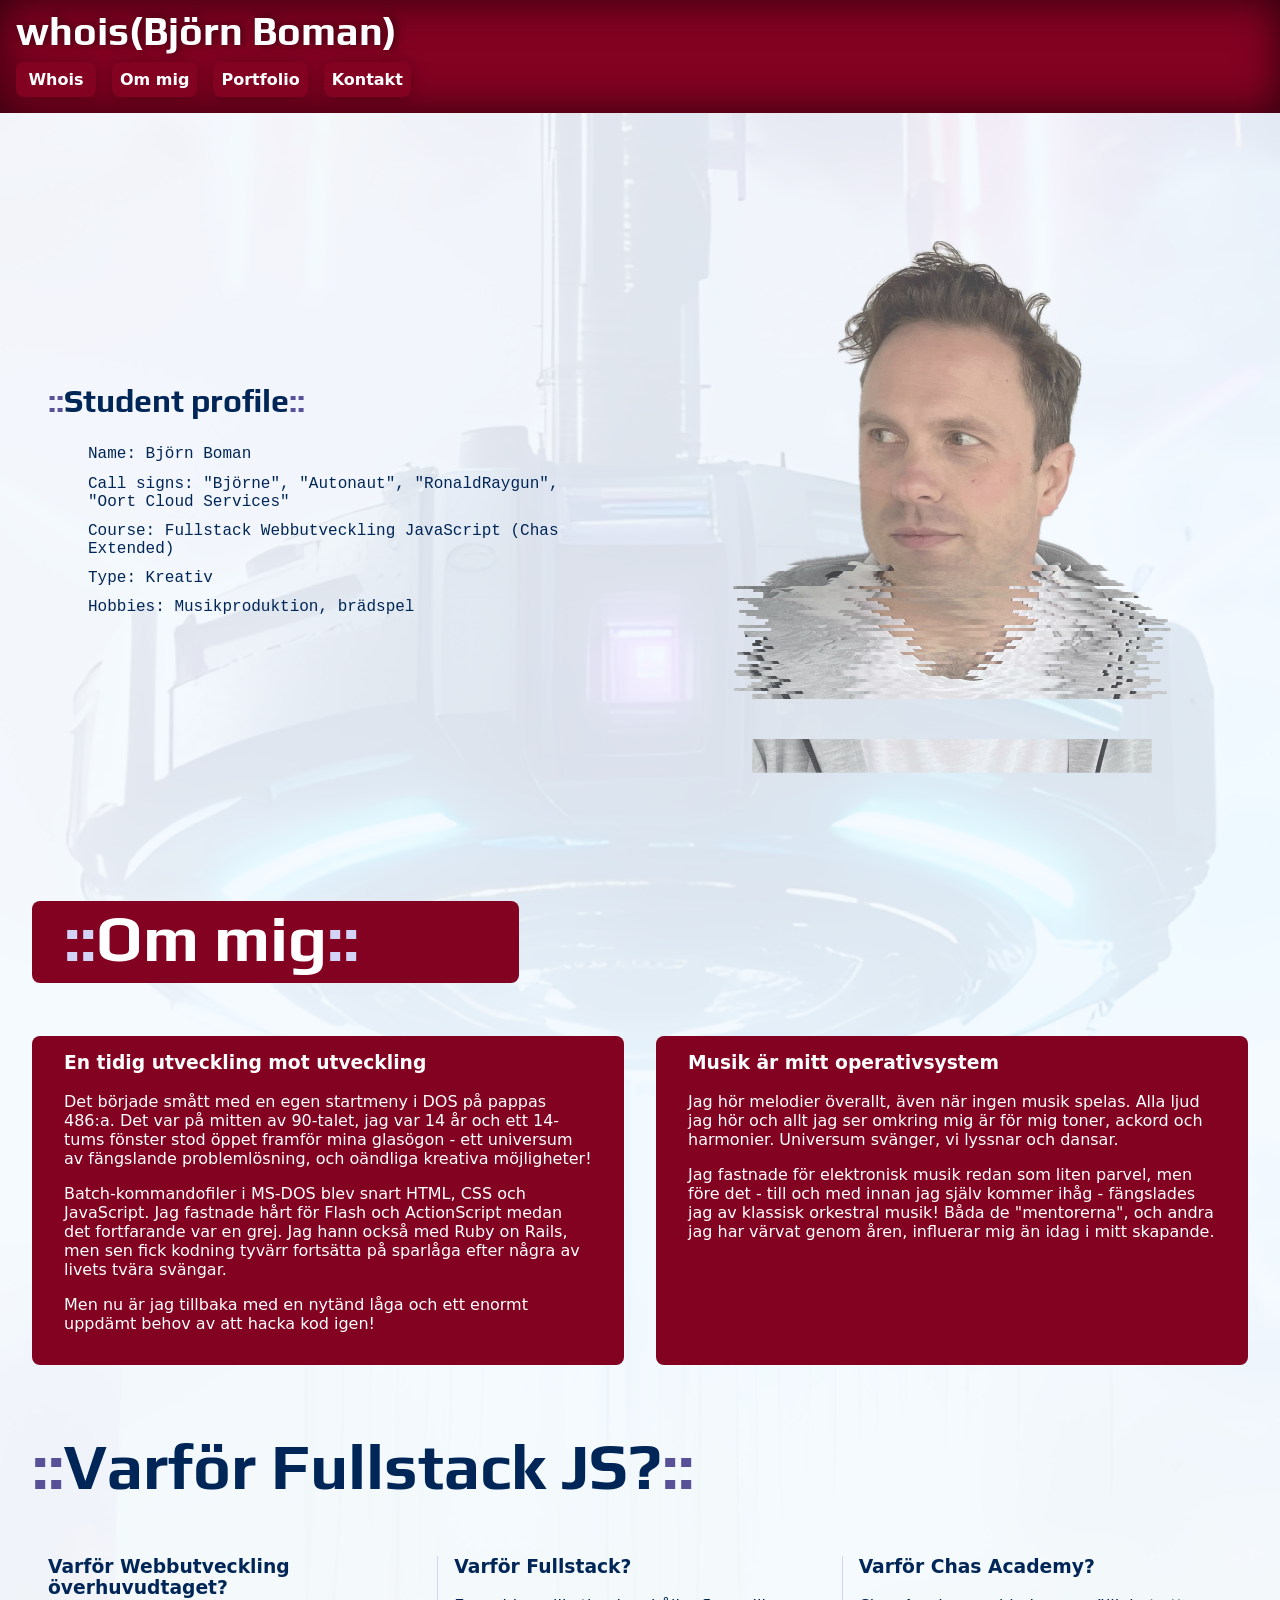
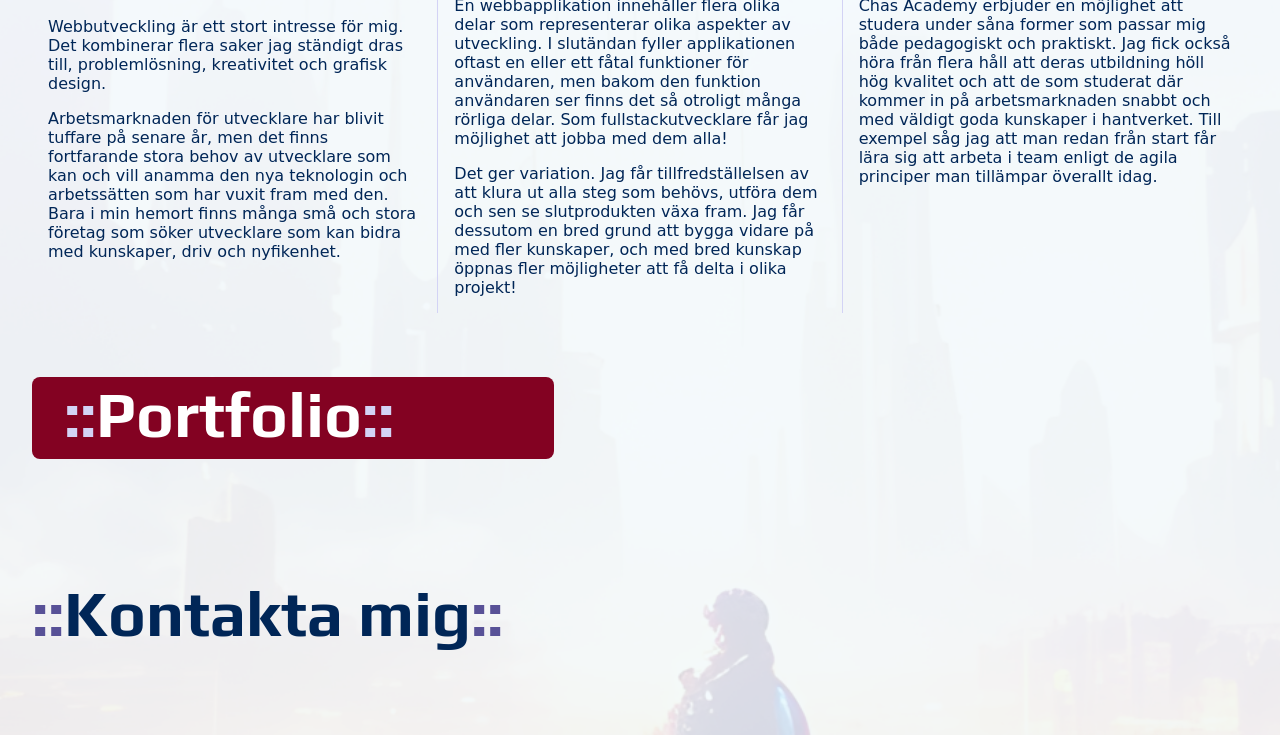
<file: index.html>
<!DOCTYPE html>
<html lang="sv">
  <head>
    <meta charset="UTF-8" />
    <meta name="viewport" content="width=device-width, initial-scale=1.0" />
    <link rel="stylesheet" href="index.css" />
    <link rel="preconnect" href="https://fonts.googleapis.com" />
    <link rel="preconnect" href="https://fonts.gstatic.com" crossorigin />
    <link
      href="https://fonts.googleapis.com/css2?family=Play:wght@400;700&display=swap"
      rel="stylesheet"
    />
    <script src="./glitchyImage.js" defer></script>
    <title>Whois Björn Boman?</title>
  </head>
  <body>
    <header>
      <h1>whois(Björn Boman)</h1>
      <nav>
        <li><a href="#">Whois</a></li>
        <li><a href="#about-section">Om mig</a></li>
        <li><a href="#portfolio-section">Portfolio</a></li>
        <li><a href="#contact-section">Kontakt</a></li>
      </nav>
    </header>
    
    <main>

      <section id="hero-section" class="two-col-layout">
        <article>
          <h2>Student profile</h2>
          <ul>
            <li>Name: Björn Boman</li>
            <li>
              Call signs: "Björne", "Autonaut", "RonaldRaygun", "Oort Cloud
              Services"
            </li>
            <li>Course: Fullstack Webbutveckling JavaScript (Chas Extended)</li>
            <li>Type: Kreativ</li>
            <li>Hobbies: Musikproduktion, brädspel</li>
          </ul>
        </article>
        <canvas id="glitchy-bjorn"></canvas>
        <!-- <img src="src/temp-bjorn.png" alt="Björn Boman" /> -->
      </section>

      <section id="about-section" class="dark-section">
        <h2>Om mig</h2>
        <wrapper class="two-col-layout">
          <article>
            <h3>En tidig utveckling mot utveckling</h3>
            <p>
              Det började smått med en egen startmeny i DOS på pappas 486:a. Det
              var på mitten av 90-talet, jag var 14 år och ett 14-tums fönster
              stod öppet framför mina glasögon - ett universum av fängslande
              problemlösning, och oändliga kreativa möjligheter!
            </p>
            <p>
              Batch-kommandofiler i MS-DOS blev snart HTML, CSS och JavaScript.
              Jag fastnade hårt för Flash och ActionScript medan det fortfarande
              var en grej. Jag hann också med Ruby on Rails, men sen fick
              kodning tyvärr fortsätta på sparlåga efter några av livets tvära
              svängar.
            </p>
            <p>
              Men nu är jag tillbaka med en nytänd låga och ett enormt uppdämt
              behov av att hacka kod igen!
            </p>
          </article>
          <article>
            <h3>Musik är mitt operativsystem</h3>
            <p>
              Jag hör melodier överallt, även när ingen musik spelas. Alla ljud
              jag hör och allt jag ser omkring mig är för mig toner, ackord och
              harmonier. Universum svänger, vi lyssnar och dansar.
            </p>
            <p>
              Jag fastnade för elektronisk musik redan som liten parvel, men
              före det - till och med innan jag själv kommer ihåg - fängslades jag
              av klassisk orkestral musik! Båda de "mentorerna", och andra jag
              har värvat genom åren, influerar mig än idag i mitt skapande.
            </p>
          </article>
        </wrapper>
      </section>

      <section id="why-section">
        <h2>Varför Fullstack JS?</h2>
        <wrapper class="three-col-layout">
          <article>
            <h3>Varför Webbutveckling överhuvudtaget?</h3>
            <p>Webbutveckling är ett stort intresse för mig. Det kombinerar flera saker jag ständigt dras till, problemlösning,
              kreativitet och grafisk design. </p>
            <p>Arbetsmarknaden för utvecklare har blivit tuffare på senare år, men det finns fortfarande stora behov av utvecklare
              som kan och vill anamma den nya teknologin och arbetssätten som har vuxit fram med den. Bara i min hemort finns många
              små och stora företag som söker utvecklare som kan bidra med kunskaper, driv och nyfikenhet.</p>
          </article>
          <article class="middle-column">
            <h3>Varför Fullstack?</h3>
            <p>En webbapplikation innehåller flera olika delar som representerar olika
              aspekter av utveckling. I slutändan fyller applikationen oftast en eller ett fåtal funktioner för användaren, men
              bakom den funktion användaren ser finns det så otroligt många rörliga delar. Som fullstackutvecklare får jag
              möjlighet att jobba med dem alla! </p>
            <p>Det ger variation. Jag får tillfredställelsen av att klura ut alla steg som behövs, utföra dem och sen se
              slutprodukten växa fram. Jag får dessutom en bred grund att bygga vidare på med fler kunskaper, och med bred kunskap
              öppnas fler möjligheter att få delta i olika projekt!</p>
          </article>
          <article>
            <h3>Varför Chas Academy?</h3>
            <p>Chas Academy erbjuder en möjlighet att studera under såna former som passar mig både pedagogiskt och praktiskt. Jag
              fick också höra från flera håll att deras utbildning höll hög kvalitet och att de som studerat där kommer in på
              arbetsmarknaden snabbt och med väldigt goda kunskaper i hantverket. Till exempel såg jag att man redan från start får
              lära sig att arbeta i team enligt de agila principer man tillämpar överallt idag.</p>
          </article>
        </wrapper>
      </section>

      <section id="portfolio-section" class="dark-section">
        <h2>Portfolio</h2>
      </section>

      <section id="contact-section">
        <h2>Kontakta mig</h2>
      </section>
    </main>
  </body>
</html>
</file>
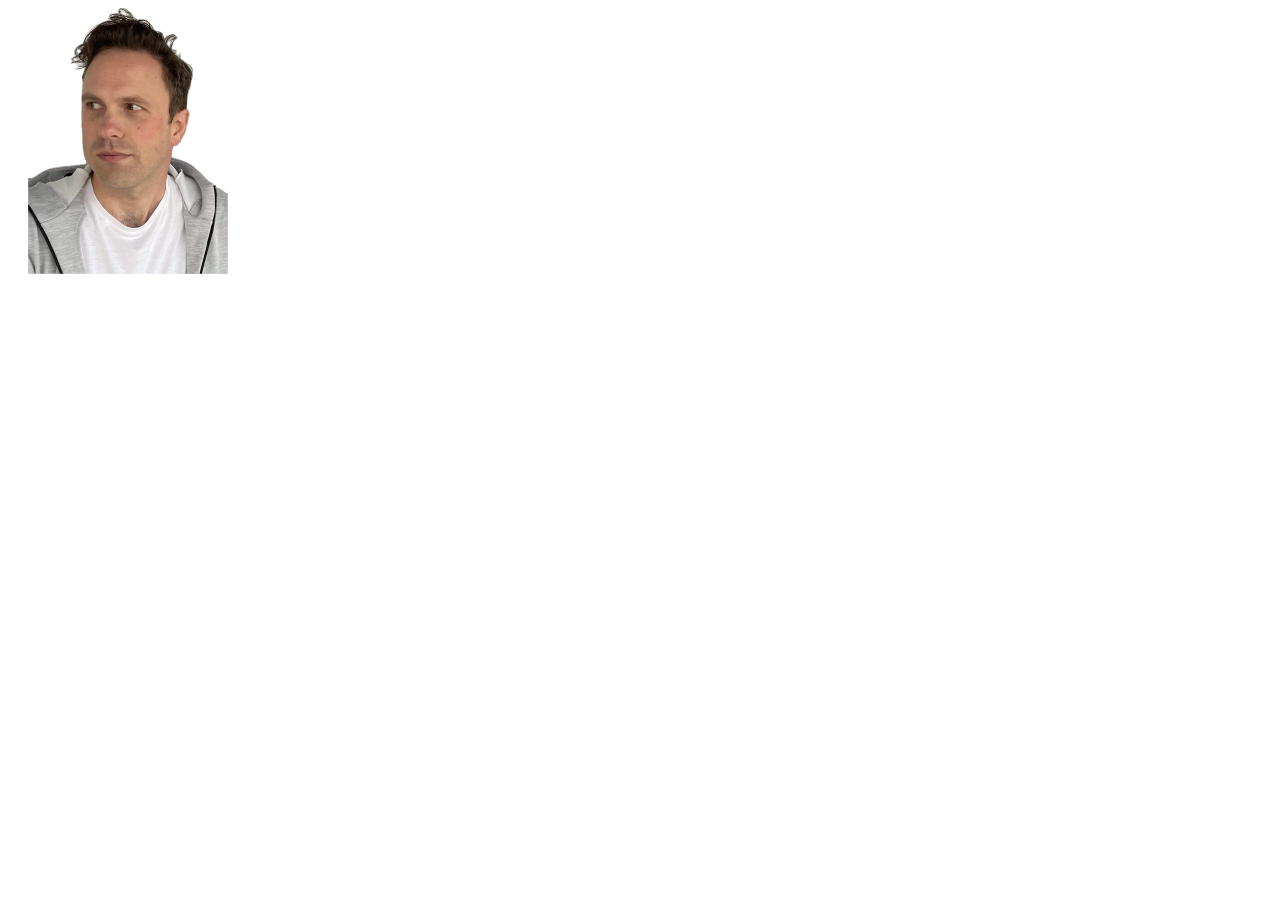
<file: glitchy-image-test.html>
<html>
    <head>
        <style>
            /* #glitchy-bjorn {
                width: 200px;
                height: 266px;
            } */
            #bjorn {
                width: 200px;
                height: 266px;
                border: 1px solid red;
            }
        </style>
    </head>
    <body>
        <canvas id="glitchy-bjorn">

        </canvas>
        <!-- <img id="bjorn" src="./src/temp-bjorn-200.png" alt="Profile image of Björn"> -->
        <script>
            const canvas = document.getElementById("glitchy-bjorn")
            canvas.width = 240
            canvas.height = 266
            const ctx = canvas.getContext("2d")
            
            const img = new Image()
            img.src = "./src/temp-bjorn-200.png"

            ctx.drawImage(img, 0, 0, 200, canvas.height, 20, 0, 200, canvas.height)
            
            function draw(startRow, height) {
                ctx.clearRect(0, 0, canvas.width, canvas.height)
                for(let row = 0; row < canvas.height; row+=3){
                    let shift = 20
                    if(row >= startRow && row < (startRow + height)) shift = Math.floor(Math.random() * 40)
                    ctx.drawImage(img, 0, row, 200, 3, shift, row, 200, 3)
                }
            }
            
            let startTime = null
            let glitchPause = 0
            
            function frame(timestamp){
                if(!startTime) startTime = timestamp
                const elapsed = timestamp - startTime
                
                let glitchHeight = 0
                let glitchStartRow = canvas.height

                if(elapsed > glitchPause){
                    glitchHeight = Math.floor(Math.random()*100)
                    glitchStartRow = Math.floor(Math.random()*(canvas.height - glitchHeight))
                    
                    glitchPause = Math.floor(Math.random()*1000)
                    startTime = null
                }
                
                draw(glitchStartRow, glitchHeight)

                requestAnimationFrame(frame)
            }

            requestAnimationFrame(frame)
                
        </script>
    </body>
</html>
</file>
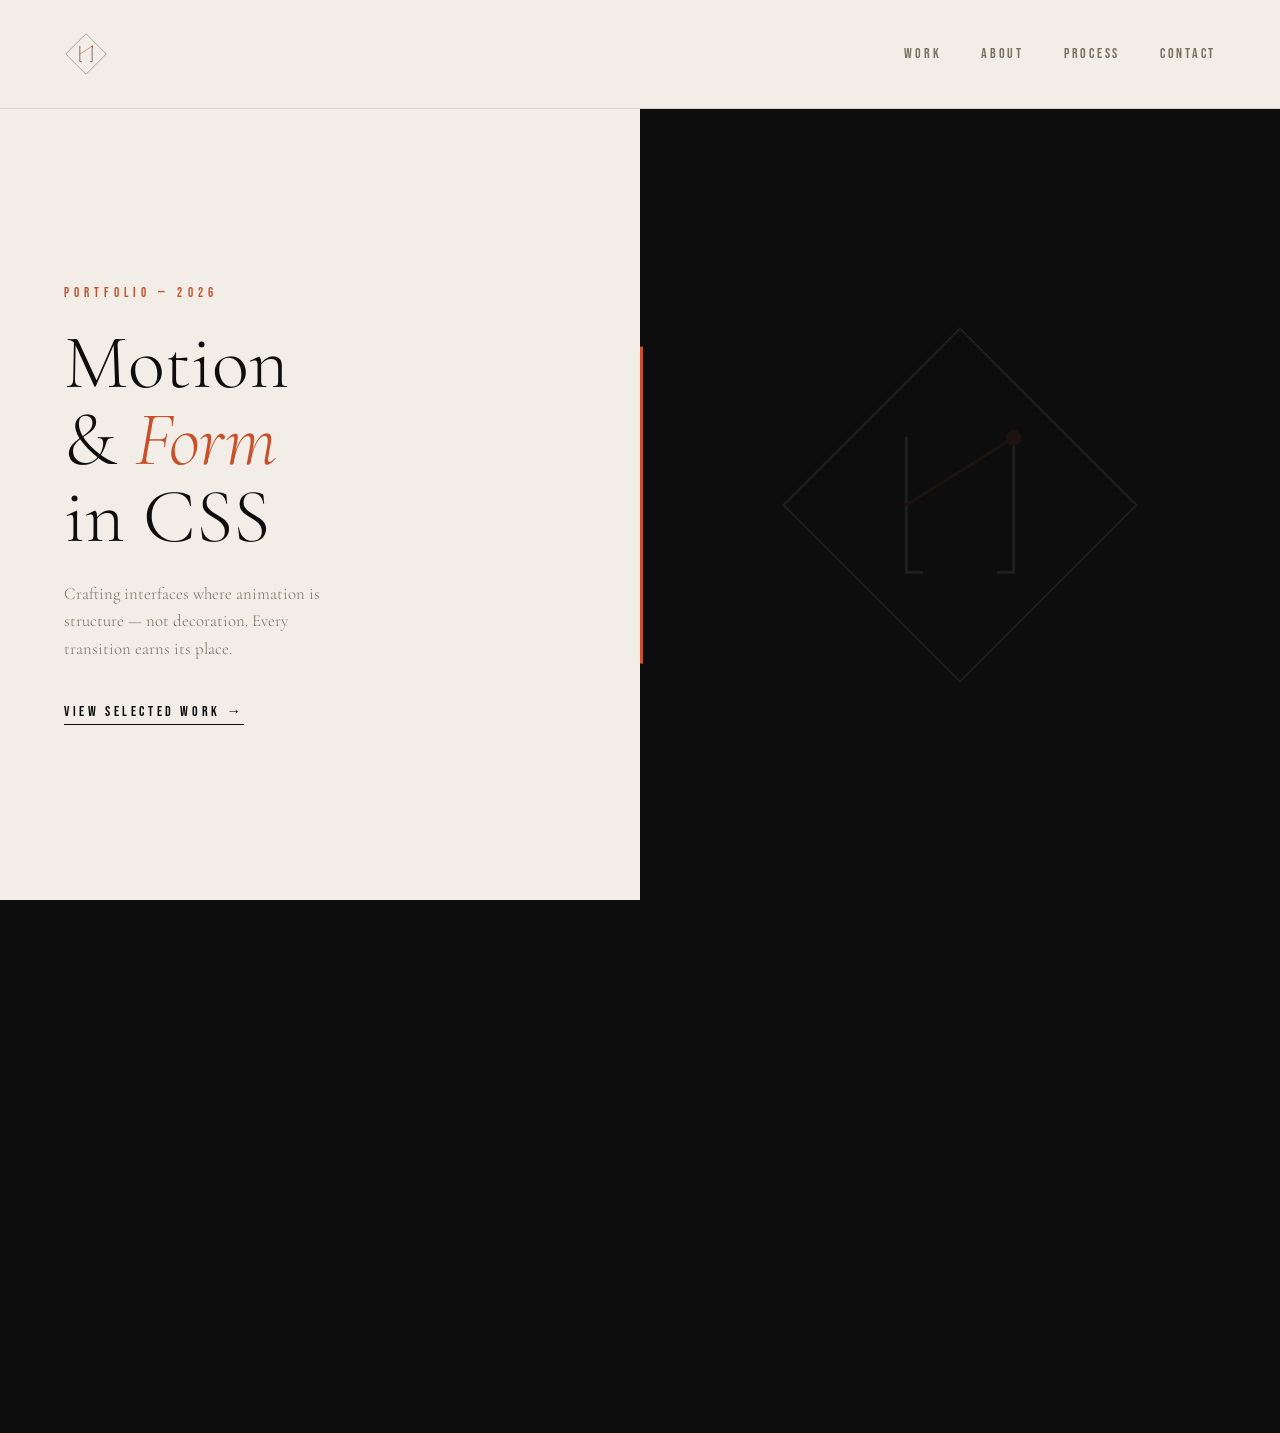
<file: portfolio-intro.html>
<!DOCTYPE html>
<html lang="en">
<head>
<meta charset="UTF-8">
<meta name="viewport" content="width=device-width, initial-scale=1.0">
<title>Portfolio — Intro Sequence Prototype</title>
<link rel="preconnect" href="https://fonts.googleapis.com">
<link rel="preconnect" href="https://fonts.gstatic.com" crossorigin>
<link href="https://fonts.googleapis.com/css2?family=Cormorant+Garamond:ital,wght@0,300;0,400;1,300&family=Bebas+Neue&display=swap" rel="stylesheet">

<style>
  /* ─── Reset & Base ─────────────────────────────────────── */
  *, *::before, *::after { box-sizing: border-box; margin: 0; padding: 0; }

  :root {
    --ink:     #0d0d0d;
    --paper:   #f2ede6;
    --accent:  #c8502a;
    --mid:     #7a7060;
    --dur-draw:    1.4s;
    --dur-morph:   0.9s;
    --ease-out-expo: cubic-bezier(0.16, 1, 0.3, 1);
  }

  html, body {
    width: 100%; height: 100%;
    background: var(--ink);
    overflow: hidden;
    font-family: 'Cormorant Garamond', serif;
    color: var(--paper);
  }

  /* ─── Accessibility ─────────────────────────────────────── */
  @media (prefers-reduced-motion: reduce) {
    #intro { display: none !important; }
    body { overflow: auto; background: var(--paper); color: var(--ink); }
    .site { opacity: 1 !important; }
    header, .hero, .grid-section { animation: none !important; opacity: 1 !important; transform: none !important; }
  }

  /* ══════════════════════════════════════════════════════════
     INTRO OVERLAY
  ══════════════════════════════════════════════════════════ */
  #intro {
    position: fixed;
    inset: 0;
    z-index: 100;
    display: flex;
    align-items: center;
    justify-content: center;
    background: var(--ink);
    /* Step 5: Intro exits — fade out after full sequence */
    animation: intro-exit 0.7s var(--ease-out-expo) forwards 5.2s;
    pointer-events: none; /* allow clicks through once fading */
  }

  @keyframes intro-exit {
    to { opacity: 0; visibility: hidden; }
  }

  /* SVG scene */
  .intro-svg {
    width: min(420px, 80vw);
    overflow: visible;
    view-transition-name: main-mark;
  }

  /* ── SVG path draw-on ─────────────────────────────────── */
  /* Outer diamond frame */
  .path-diamond {
    fill: none;
    stroke: var(--paper);
    stroke-width: 1.2;
    stroke-dasharray: 560;
    stroke-dashoffset: 560;
    animation: draw-path var(--dur-draw) var(--ease-out-expo) forwards 0.2s;
  }

  /* Inner mark / monogram strokes */
  .path-mark-1 {
    fill: none;
    stroke: var(--paper);
    stroke-width: 2;
    stroke-linecap: round;
    stroke-dasharray: 200;
    stroke-dashoffset: 200;
    animation: draw-path 0.9s var(--ease-out-expo) forwards 1.2s;
  }
  .path-mark-2 {
    fill: none;
    stroke: var(--accent);
    stroke-width: 2;
    stroke-linecap: round;
    stroke-dasharray: 140;
    stroke-dashoffset: 140;
    animation: draw-path 0.7s var(--ease-out-expo) forwards 1.8s;
  }
  .path-mark-3 {
    fill: none;
    stroke: var(--paper);
    stroke-width: 2;
    stroke-linecap: round;
    stroke-dasharray: 160;
    stroke-dashoffset: 160;
    animation: draw-path 0.8s var(--ease-out-expo) forwards 2.2s;
  }

  /* Accent dot */
  .dot-accent {
    fill: var(--accent);
    opacity: 0;
    animation: dot-pop 0.4s var(--ease-out-expo) forwards 2.8s;
  }

  /* Tagline text beneath SVG */
  .intro-tagline {
    position: absolute;
    bottom: calc(50% - 200px);
    left: 50%;
    transform: translateX(-50%);
    font-family: 'Bebas Neue', sans-serif;
    font-size: clamp(0.75rem, 2vw, 1rem);
    letter-spacing: 0.35em;
    color: var(--mid);
    white-space: nowrap;
    opacity: 0;
    animation: rise-in 0.8s var(--ease-out-expo) forwards 3.0s;
  }

  @keyframes draw-path {
    to { stroke-dashoffset: 0; }
  }
  @keyframes dot-pop {
    0%   { opacity: 0; transform: scale(0); }
    60%  { opacity: 1; transform: scale(1.4); }
    100% { opacity: 1; transform: scale(1); }
  }
  @keyframes rise-in {
    from { opacity: 0; transform: translate(-50%, 12px); }
    to   { opacity: 1; transform: translate(-50%, 0); }
  }

  /* ── Horizontal rule wipe ─────────────────────────────── */
  .intro-rule {
    position: absolute;
    top: 50%;
    left: 50%;
    transform: translate(-50%, -50%);
    width: 0;
    height: 1px;
    background: var(--mid);
    animation: rule-wipe 1.2s var(--ease-out-expo) forwards 3.6s;
  }
  @keyframes rule-wipe {
    to { width: min(420px, 80vw); }
  }

  /* ══════════════════════════════════════════════════════════
     SITE LAYOUT (lives under the intro from the start)
  ══════════════════════════════════════════════════════════ */
  .site {
    min-height: 100vh;
    background: var(--paper);
    color: var(--ink);
    overflow-x: hidden;
    /* revealed once intro exits */
    opacity: 0;
    animation: site-reveal 0.6s ease forwards 5.4s;
  }
  @keyframes site-reveal {
    to { opacity: 1; }
  }

  /* ── Header ──────────────────────────────────────────── */
  header {
    display: flex;
    align-items: center;
    justify-content: space-between;
    padding: 2rem 4rem;
    border-bottom: 1px solid rgba(0,0,0,0.1);
    opacity: 0;
    animation: header-settle 0.8s var(--ease-out-expo) forwards 5.6s;
  }
  @keyframes header-settle {
    from { opacity: 0; transform: translateY(-16px); }
    to   { opacity: 1; transform: translateY(0); }
  }

  .header-logo {
    /* This SVG shares view-transition-name with intro SVG,
       so with startViewTransition it morphs from center → here */
    view-transition-name: main-mark;
    width: 44px;
    height: 44px;
  }
  .header-logo svg { width: 100%; height: 100%; }

  nav {
    display: flex;
    gap: 2.5rem;
    font-family: 'Bebas Neue', sans-serif;
    font-size: 0.85rem;
    letter-spacing: 0.2em;
    color: var(--mid);
  }
  nav a {
    text-decoration: none;
    color: inherit;
    transition: color 0.2s;
  }
  nav a:hover { color: var(--accent); }

  /* ── Hero ─────────────────────────────────────────────── */
  .hero {
    display: grid;
    grid-template-columns: 1fr 1fr;
    min-height: 88vh;
    opacity: 0;
    animation: hero-settle 1s var(--ease-out-expo) forwards 5.9s;
  }
  @keyframes hero-settle {
    from { opacity: 0; transform: translateY(24px); }
    to   { opacity: 1; transform: translateY(0); }
  }

  .hero-text {
    display: flex;
    flex-direction: column;
    justify-content: center;
    padding: 6rem 4rem;
    gap: 1.5rem;
  }

  .hero-eyebrow {
    font-family: 'Bebas Neue', sans-serif;
    font-size: 0.8rem;
    letter-spacing: 0.4em;
    color: var(--accent);
  }

  .hero-title {
    font-family: 'Cormorant Garamond', serif;
    font-size: clamp(3rem, 6vw, 5.5rem);
    font-weight: 300;
    line-height: 1.0;
    color: var(--ink);
  }
  .hero-title em {
    font-style: italic;
    color: var(--accent);
  }

  .hero-sub {
    font-size: 1.05rem;
    font-weight: 300;
    color: var(--mid);
    max-width: 36ch;
    line-height: 1.65;
  }

  .hero-cta {
    display: inline-flex;
    align-items: center;
    gap: 0.75rem;
    margin-top: 1rem;
    font-family: 'Bebas Neue', sans-serif;
    font-size: 0.9rem;
    letter-spacing: 0.25em;
    color: var(--ink);
    text-decoration: none;
    border-bottom: 1px solid var(--ink);
    padding-bottom: 4px;
    width: fit-content;
    transition: color 0.2s, border-color 0.2s;
  }
  .hero-cta:hover { color: var(--accent); border-color: var(--accent); }

  .hero-visual {
    background: var(--ink);
    display: flex;
    align-items: center;
    justify-content: center;
    position: relative;
    overflow: hidden;
  }

  /* Large decorative mark in hero — shares the same SVG geometry */
  .hero-mark {
    width: 60%;
    opacity: 0.08;
  }

  .hero-accent-line {
    position: absolute;
    left: 0;
    top: 50%;
    width: 3px;
    height: 40%;
    background: var(--accent);
    transform: translateY(-50%);
  }

  /* ── Work grid ───────────────────────────────────────── */
  .grid-section {
    padding: 6rem 4rem;
    opacity: 0;
    animation: grid-settle 1s var(--ease-out-expo) forwards 6.3s;
  }
  @keyframes grid-settle {
    from { opacity: 0; transform: translateY(32px); }
    to   { opacity: 1; transform: translateY(0); }
  }

  .section-label {
    font-family: 'Bebas Neue', sans-serif;
    font-size: 0.8rem;
    letter-spacing: 0.4em;
    color: var(--mid);
    margin-bottom: 3rem;
  }

  .work-grid {
    display: grid;
    grid-template-columns: repeat(3, 1fr);
    gap: 1.5rem;
  }

  .work-card {
    aspect-ratio: 4/3;
    background: var(--ink);
    position: relative;
    overflow: hidden;
    cursor: pointer;
  }
  .work-card::after {
    content: '';
    position: absolute;
    inset: 0;
    background: var(--accent);
    transform: scaleX(0);
    transform-origin: left;
    transition: transform 0.4s var(--ease-out-expo);
  }
  .work-card:hover::after { transform: scaleX(1); }

  .card-label {
    position: absolute;
    bottom: 1rem;
    left: 1rem;
    font-family: 'Bebas Neue', sans-serif;
    font-size: 0.75rem;
    letter-spacing: 0.25em;
    color: var(--paper);
    opacity: 0.4;
    z-index: 1;
    transition: opacity 0.3s;
  }
  .work-card:hover .card-label { opacity: 1; }

  /* Noise grain overlay on cards */
  .work-card::before {
    content: '';
    position: absolute;
    inset: 0;
    background-image: url("data:image/svg+xml,%3Csvg viewBox='0 0 256 256' xmlns='http://www.w3.org/2000/svg'%3E%3Cfilter id='noise'%3E%3CfeTurbulence type='fractalNoise' baseFrequency='0.9' numOctaves='4' stitchTiles='stitch'/%3E%3C/filter%3E%3Crect width='100%25' height='100%25' filter='url(%23noise)' opacity='0.08'/%3E%3C/svg%3E");
    z-index: 0;
    opacity: 0.4;
  }

  /* ── View Transition: mark travels from center to header ─ */
  @keyframes vt-mark-old {
    to {
      transform: translate(-50vw, -50vh) scale(0.1);
      opacity: 0;
    }
  }
  @keyframes vt-mark-new {
    from {
      transform: translate(50vw, 50vh) scale(8);
      opacity: 0;
    }
  }
  ::view-transition-old(main-mark) {
    animation: vt-mark-old 0.9s var(--ease-out-expo) forwards;
  }
  ::view-transition-new(main-mark) {
    animation: vt-mark-new 0.9s var(--ease-out-expo) forwards;
  }

  /* ─── Responsive ─────────────────────────────────────── */
  @media (max-width: 768px) {
    header { padding: 1.5rem 2rem; }
    .hero { grid-template-columns: 1fr; }
    .hero-visual { min-height: 40vw; }
    .hero-text { padding: 4rem 2rem; }
    .grid-section { padding: 4rem 2rem; }
    .work-grid { grid-template-columns: 1fr 1fr; }
  }
</style>
</head>
<body>

<!-- ══════════════════════════════════════
     INTRO OVERLAY
══════════════════════════════════════ -->
<div id="intro" aria-hidden="true">

  <!-- The SVG mark: this same geometry is echoed in header + hero -->
  <svg class="intro-svg" viewBox="0 0 200 200" xmlns="http://www.w3.org/2000/svg">

    <!-- Outer diamond frame: draws first -->
    <polygon
      class="path-diamond"
      points="100,8 192,100 100,192 8,100"
    />

    <!-- Monogram / mark: three strokes drawing in sequence -->
    <!-- Left vertical with serif -->
    <polyline class="path-mark-1" points="72,65 72,135 72,135 80,135"/>
    <!-- Diagonal accent -->
    <line class="path-mark-2" x1="72" y1="100" x2="128" y2="65"/>
    <!-- Right arm -->
    <polyline class="path-mark-3" points="128,65 128,135 120,135"/>

    <!-- Accent dot: pops in last -->
    <circle class="dot-accent" cx="128" cy="65" r="4"/>

  </svg>

  <div class="intro-rule"></div>
  <p class="intro-tagline">Design &amp; Motion</p>

</div>


<!-- ══════════════════════════════════════
     SITE (lives beneath intro from load)
══════════════════════════════════════ -->
<div class="site">

  <header>
    <!-- Matching logo mark — view-transition-name links it to the intro SVG -->
    <div class="header-logo">
      <svg viewBox="0 0 200 200" xmlns="http://www.w3.org/2000/svg" fill="none">
        <polygon stroke="#0d0d0d" stroke-width="1.5" points="100,8 192,100 100,192 8,100"/>
        <polyline stroke="#0d0d0d" stroke-width="2.5" stroke-linecap="round" points="72,65 72,135 80,135"/>
        <line stroke="#c8502a" stroke-width="2.5" stroke-linecap="round" x1="72" y1="100" x2="128" y2="65"/>
        <polyline stroke="#0d0d0d" stroke-width="2.5" stroke-linecap="round" points="128,65 128,135 120,135"/>
        <circle fill="#c8502a" cx="128" cy="65" r="4"/>
      </svg>
    </div>

    <nav>
      <a href="#">Work</a>
      <a href="#">About</a>
      <a href="#">Process</a>
      <a href="#">Contact</a>
    </nav>
  </header>

  <section class="hero">
    <div class="hero-text">
      <p class="hero-eyebrow">Portfolio — 2026</p>
      <h1 class="hero-title">
        Motion<br>
        &amp; <em>Form</em><br>
        in CSS
      </h1>
      <p class="hero-sub">
        Crafting interfaces where animation is structure — not decoration. Every transition earns its place.
      </p>
      <a href="#" class="hero-cta">View Selected Work →</a>
    </div>

    <div class="hero-visual">
      <div class="hero-accent-line"></div>
      <!-- Echo of the mark, large and ghosted -->
      <svg class="hero-mark" viewBox="0 0 200 200" xmlns="http://www.w3.org/2000/svg" fill="none">
        <polygon stroke="#f2ede6" stroke-width="1" points="100,8 192,100 100,192 8,100"/>
        <polyline stroke="#f2ede6" stroke-width="1.5" stroke-linecap="round" points="72,65 72,135 80,135"/>
        <line stroke="#c8502a" stroke-width="1.5" stroke-linecap="round" x1="72" y1="100" x2="128" y2="65"/>
        <polyline stroke="#f2ede6" stroke-width="1.5" stroke-linecap="round" points="128,65 128,135 120,135"/>
        <circle fill="#c8502a" cx="128" cy="65" r="4"/>
      </svg>
    </div>
  </section>

  <section class="grid-section">
    <p class="section-label">Selected Work</p>
    <div class="work-grid">
      <div class="work-card"><span class="card-label">Brand Identity</span></div>
      <div class="work-card"><span class="card-label">Motion Design</span></div>
      <div class="work-card"><span class="card-label">Web Experience</span></div>
    </div>
  </section>

</div>


<script>
  /*
   * One small JS call — triggers the View Transition API
   * so the mark morphs from intro center → header corner.
   * All animation is still handled by CSS.
   */
  const intro = document.getElementById('intro');

  // Wait for intro animation to finish (matches intro-exit delay: 5.2s)
  setTimeout(() => {
    if (!document.startViewTransition) return; // fallback: CSS handles it anyway

    document.startViewTransition(() => {
      // The transition fires: CSS ::view-transition-old/new take over
      // No DOM changes needed — the view-transition-name does the work
    });
  }, 5200);

  // Re-enable scroll after intro
  setTimeout(() => {
    document.body.style.overflow = 'auto';
  }, 6000);
</script>

</body>
</html>
</file>
<file: index.css>
/* *************** */
/* Global settings */
/* *************** */

/* Standard colors */
:root {
  --bg-dark: #830222;
  --bg-light: #f2faffd7;
  /* --bg-light: #ffeed3; */
  --clr-dark: #002657;
  --clr-neutral-dark: #585197;
  --clr-light: #ffffff;
  --clr-neutral-light: #d3d3f5;
}

/* Structural elements */

body {
  margin: 0;
  /* background-color: var(--bg-light); */
  color: var(--clr-dark);
  font-family: system-ui, -apple-system, BlinkMacSystemFont, "Segoe UI", Roboto,
  Oxygen, Ubuntu, Cantarell, "Open Sans", "Helvetica Neue", sans-serif;
}

header {
  background-color: var(--bg-dark);
  box-shadow: inset 0 0 40px 1px #000000a0;
  color: var(--clr-light);
  padding: 1rem;
  h1 {
    margin: -.5rem 0 .5rem 0;
    text-shadow: 0.2rem 0 0.5rem #00000080;
  }
}

nav {
  display: flex;
  flex-direction: row;
  gap: 1rem;
  padding-right: 1rem;
}
nav a {
  display: block;
  box-shadow: 0 0 1rem 0 #00000040;
  margin: 0;
  border-radius: 0.5rem;
  min-width: 4rem;
  padding: 0.5rem;
  background-color: var(--bg-dark);
  text-align: center;
  color: var(--clr-light);
  text-decoration: none;
  font-weight: bold;
}
nav a:hover {
  background-color: var(--clr-light);
  color: var(--clr-dark);
  transition: all 0.3s ease;
}

main {  
  background-image: url("./src/eyeinthesky.png");
  background-size: cover;
  background-repeat: no-repeat;
  background-position: center;
}

section {
  position: relative;
  padding: 2rem;
  background-color: var(--bg-light);
  
}

article {
  max-width: 100rem;
  margin: 0;
  padding-inline: 1rem;
  li {
    margin-block: 0.7rem;
  }
}

footer {
  background-color: var(--bg-dark);
  color: var(--clr-light);
  text-align: center;
  padding: 1rem;
}

/* landmarks */

h1 {
  font-family: "Play";
  font-size: 2.5rem;
}
h2 {
  font-family: "Play";
  font-size: 4rem;
  margin-top: 0;
}
h2::before,
h2::after {
  content: "::";
  color: var(--clr-neutral-dark);
}
h3 {
  margin-top: 0;
}

li {
  list-style-type: none;
  
}

/* Other site-wide classes */

.dark-section {
  color: var(--clr-light);
  h2 {
    max-width: fit-content;
    padding: 0 10rem 0.5rem 2rem;
    border-radius: 0.5rem;
    background-color: var(--bg-dark);
  }
  h2::before, h2::after {
    color: var(--clr-neutral-light);
  }
  article {
    padding-inline: 2rem;
    padding-block: 1rem;
    background-color: var(--bg-dark);
    border-radius: 0.5rem;
    /* min-width: 20rem; */
    /* max-width: none; */
  }
}
.light-section {
  background-color: var(--bg-light);
  color: var(--clr-dark);
}

.two-col-layout {
  display: grid;
  grid-template-columns: repeat(auto-fit, minmax(300px, 1fr));
  grid-template-rows: auto;
  gap: 2rem;
}
.three-col-layout {
  display: grid;
  grid-template-columns: repeat(auto-fit, minmax(300px, 1fr));
  grid-template-rows: auto;
  grid-auto-flow: row;
  /* gap: 2rem; */
}

.middle-column {
  border-inline: 1px solid var(--clr-neutral-light);
  
}
/* ****************************** */
/* Specific sections and elements */
/* ****************************** */

#hero-section {
  min-height: calc(100vh - 11rem);
  /* display: grid; */
  place-items: center;
  padding-bottom: 0;
  /* grid-template-rows: 1fr;
  grid-template-columns: 1fr 1fr; */
  /* background-position: center;
  background-repeat: no-repeat;
  background-size: stretch; */
  color: var(--clr-dark);
  h2 {
    font-size: 2rem;
  }
  img {
    max-height: 400px;
    /* place-self: bottom; */
    opacity: 0.7;
    /* filter: hue-rotate(300deg); */
  }
  article {
    font-family: "consolas", monospace;
  }
  #glitchy-bjorn {
    opacity: 0.7;
}



/* Stuff for later, maybe */

/*
aside {
    background-color: var(--bg-dark);
    color: var(--clr-light);
    padding: 1rem;
}

button {
    background-color: var(--bg-dark);
    color: var(--clr-light);
    border: none;
    padding: 0.5rem 1rem;
    border-radius: 4px;
    cursor: pointer;
}

input, textarea, select {
    background-color: var(--bg-light);
    color: var(--clr-dark);
    border: 1px solid var(--clr-neutral-dark);
    padding: 0.5rem;
    border-radius: 4px;
} 
*/
</file>
